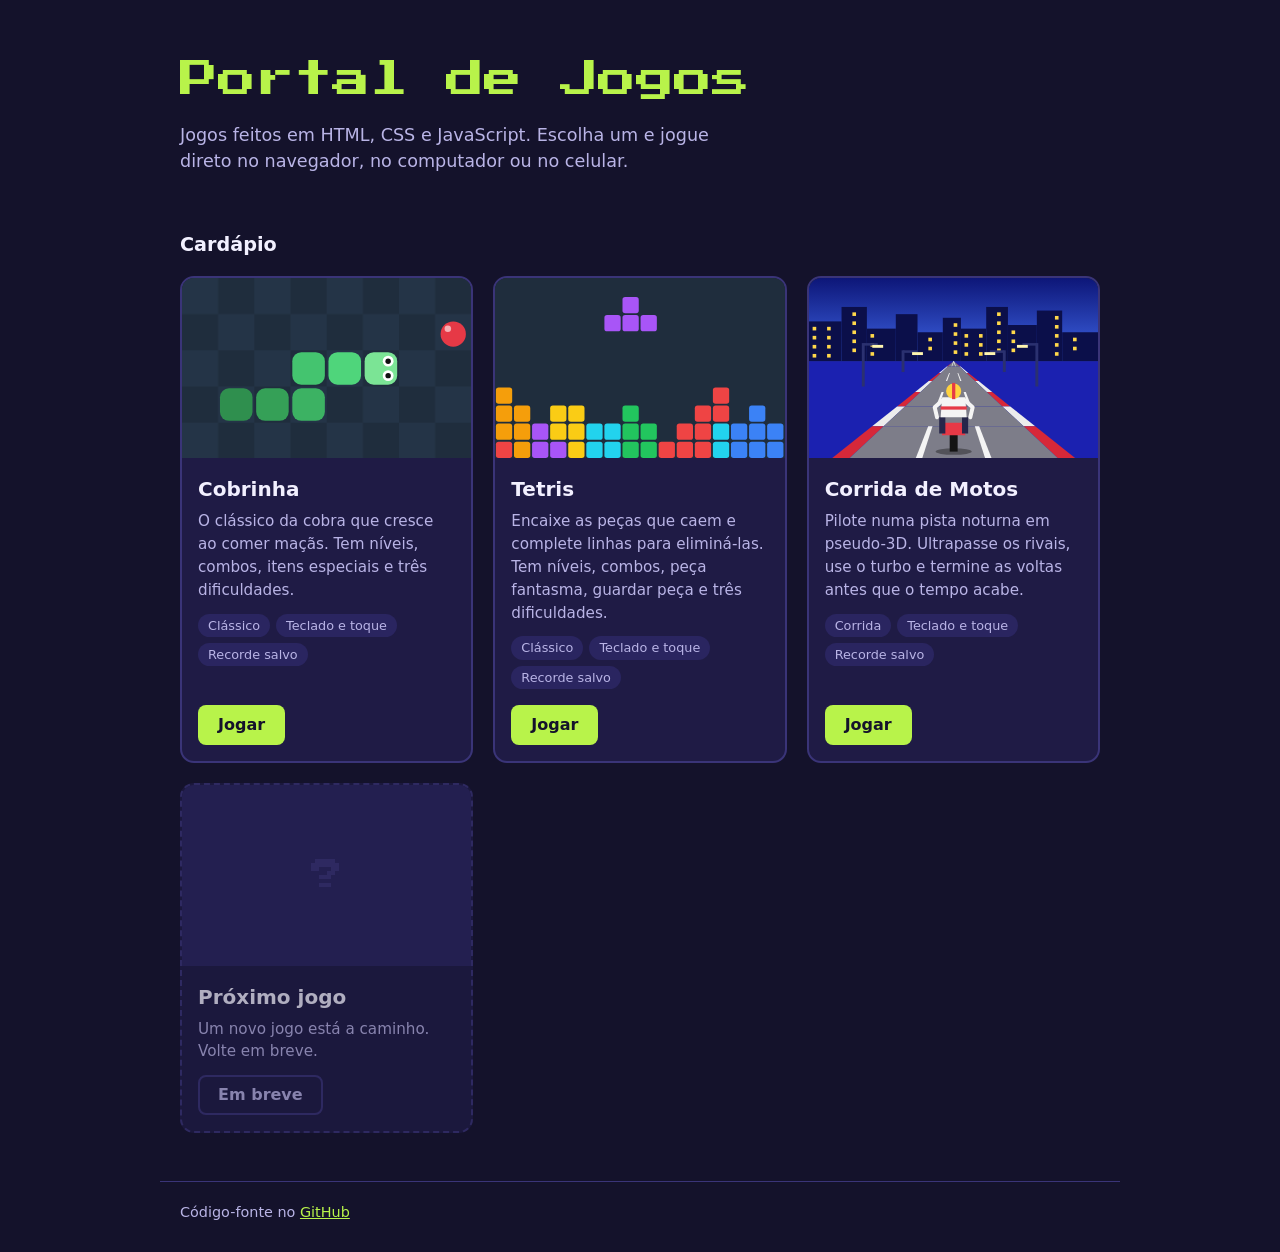
<file: index.html>
<!DOCTYPE html>
<html lang="pt-br">
    <head>
        <meta charset="UTF-8">
        <meta name="viewport" content="width=device-width, initial-scale=1.0">
        <meta name="description" content="Portal de jogos feitos em HTML, CSS e JavaScript. Escolha um jogo e jogue direto no navegador.">
        <title>Portal de Jogos</title>

        <!-- Fonte só do título. Se não carregar, o navegador usa "monospace". -->
        <link rel="preconnect" href="https://fonts.googleapis.com">
        <link rel="preconnect" href="https://fonts.gstatic.com" crossorigin>
        <link href="https://fonts.googleapis.com/css2?family=Press+Start+2P&display=swap" rel="stylesheet">

        <style>
            /* =========================================
               PORTAL DE JOGOS - estilos da página inicial
               ========================================= */

            :root {
                --fundo: #14122b;
                --superficie: #1f1b45;
                --superficie-clara: #2a2560;
                --borda: #3a3478;
                --texto: #f2f0ff;
                --texto-suave: #b9b4e6;
                --destaque: #b8f34a;      /* verde da cobrinha */
                --destaque-texto: #14122b;
            }

            * {
                box-sizing: border-box;
            }

            body {
                margin: 0;
                min-height: 100vh;
                display: flex;
                flex-direction: column;
                background-color: var(--fundo);
                color: var(--texto);
                font-family: system-ui, -apple-system, 'Segoe UI', Roboto, Arial, sans-serif;
                line-height: 1.5;
            }

            /* ---------- TOPO ---------- */
            .topo,
            main,
            .rodape {
                width: 100%;
                max-width: 960px;
                margin: 0 auto;
                padding-left: 20px;
                padding-right: 20px;
            }

            .topo {
                padding-top: 56px;
                padding-bottom: 24px;
            }

            .topo h1 {
                margin: 0 0 16px;
                font-family: 'Press Start 2P', monospace;
                font-size: clamp(1.4rem, 5vw, 2.4rem);
                line-height: 1.3;
                font-weight: normal;
                color: var(--destaque);
            }

            .topo p {
                margin: 0;
                max-width: 52ch;
                font-size: 1.1rem;
                color: var(--texto-suave);
            }

            /* ---------- CARDÁPIO ---------- */
            main {
                flex: 1;
                padding-bottom: 48px;
            }

            .titulo-secao {
                margin: 32px 0 16px;
                font-size: 1.2rem;
                color: var(--texto);
            }

            .cardapio {
                list-style: none;
                margin: 0;
                padding: 0;
                display: grid;
                grid-template-columns: repeat(auto-fill, minmax(260px, 1fr));
                gap: 20px;
            }

            .jogo {
                display: flex;
                flex-direction: column;
                height: 100%;
                overflow: hidden;
                background-color: var(--superficie);
                border: 2px solid var(--borda);
                border-radius: 14px;
                color: inherit;
                text-decoration: none;
                transition: transform 0.15s ease, border-color 0.15s ease;
            }

            a.jogo:hover {
                transform: translateY(-4px);
                border-color: var(--destaque);
            }

            a.jogo:focus-visible {
                outline: 3px solid var(--destaque);
                outline-offset: 3px;
            }

            .miniatura {
                display: block;
                width: 100%;
                aspect-ratio: 16 / 10;
                background-color: #1f2d3d;
            }

            .jogo-corpo {
                display: flex;
                flex-direction: column;
                flex: 1;
                padding: 16px;
            }

            .jogo-corpo h3 {
                margin: 0 0 6px;
                font-size: 1.25rem;
            }

            .jogo-corpo p {
                margin: 0 0 12px;
                color: var(--texto-suave);
                font-size: 0.95rem;
            }

            .etiquetas {
                list-style: none;
                margin: 0 0 16px;
                padding: 0;
                display: flex;
                flex-wrap: wrap;
                gap: 6px;
            }

            .etiquetas li {
                padding: 2px 10px;
                border-radius: 999px;
                background-color: var(--superficie-clara);
                font-size: 0.8rem;
                color: var(--texto-suave);
            }

            /* botão "Jogar" fica sempre no pé do card */
            .jogar {
                margin-top: auto;
                align-self: flex-start;
                padding: 8px 20px;
                border-radius: 8px;
                background-color: var(--destaque);
                color: var(--destaque-texto);
                font-weight: bold;
            }

            /* ---------- CARD "EM BREVE" ---------- */
            .jogo.em-breve {
                border-style: dashed;
                opacity: 0.7;
            }

            .miniatura.vazia {
                display: flex;
                align-items: center;
                justify-content: center;
                background-color: var(--superficie-clara);
                font-family: 'Press Start 2P', monospace;
                font-size: 2rem;
                color: var(--borda);
            }

            .em-breve .jogar {
                background-color: transparent;
                border: 2px solid var(--borda);
                color: var(--texto-suave);
                padding: 6px 18px;
            }

            /* ---------- RODAPÉ ---------- */
            .rodape {
                padding-top: 20px;
                padding-bottom: 28px;
                border-top: 1px solid var(--borda);
                font-size: 0.9rem;
                color: var(--texto-suave);
            }

            .rodape p {
                margin: 0;
            }

            .rodape a {
                color: var(--destaque);
            }

            /* ---------- ACESSIBILIDADE ---------- */
            @media (prefers-reduced-motion: reduce) {
                .jogo {
                    transition: none;
                }
                a.jogo:hover {
                    transform: none;
                }
            }

            @media (max-width: 600px) {
                .topo {
                    padding-top: 36px;
                }
            }
        </style>
    </head>
    <body>

        <header class="topo">
            <h1>Portal de Jogos</h1>
            <p>Jogos feitos em HTML, CSS e JavaScript. Escolha um e jogue direto no navegador, no computador ou no celular.</p>
        </header>

        <main>
            <h2 class="titulo-secao">Cardápio</h2>

            <ul class="cardapio">

                <!-- ===== JOGO: COBRINHA ===== -->
                <li>
                    <a class="jogo" href="jogos/cobrinha/">
                        <svg class="miniatura" viewBox="0 0 160 100" aria-hidden="true" focusable="false">
                            <defs>
                                <pattern id="xadrez" width="40" height="40" patternUnits="userSpaceOnUse">
                                    <rect width="40" height="40" fill="#1f2d3d"/>
                                    <rect width="20" height="20" fill="#243447"/>
                                    <rect x="20" y="20" width="20" height="20" fill="#243447"/>
                                </pattern>
                            </defs>
                            <rect width="160" height="100" fill="url(#xadrez)"/>

                            <!-- corpo da cobra -->
                            <rect x="21" y="61" width="18" height="18" rx="5" fill="#2f8f4e"/>
                            <rect x="41" y="61" width="18" height="18" rx="5" fill="#35a057"/>
                            <rect x="61" y="61" width="18" height="18" rx="5" fill="#3cb263"/>
                            <rect x="61" y="41" width="18" height="18" rx="5" fill="#44c46f"/>
                            <rect x="81" y="41" width="18" height="18" rx="5" fill="#4fd57b"/>
                            <!-- cabeça -->
                            <rect x="101" y="41" width="18" height="18" rx="5" fill="#7be495"/>
                            <circle cx="114" cy="46" r="3" fill="#fff"/><circle cx="114" cy="46" r="1.5" fill="#111"/>
                            <circle cx="114" cy="54" r="3" fill="#fff"/><circle cx="114" cy="54" r="1.5" fill="#111"/>

                            <!-- maçã -->
                            <circle cx="150" cy="31" r="7" fill="#e63946"/>
                            <circle cx="147" cy="28" r="1.8" fill="rgba(255,255,255,0.6)"/>
                        </svg>

                        <div class="jogo-corpo">
                            <h3>Cobrinha</h3>
                            <p>O clássico da cobra que cresce ao comer maçãs. Tem níveis, combos, itens especiais e três dificuldades.</p>
                            <ul class="etiquetas">
                                <li>Clássico</li>
                                <li>Teclado e toque</li>
                                <li>Recorde salvo</li>
                            </ul>
                            <span class="jogar">Jogar</span>
                        </div>
                    </a>
                </li>

                <!-- ===== JOGO: TETRIS ===== -->
                <li>
                    <a class="jogo" href="jogos/tetris/">
                        <svg class="miniatura" viewBox="0 0 160 100" aria-hidden="true" focusable="false">
                            <rect width="160" height="100" fill="#1f2d3d"/>
                            <rect x="70.5" y="10.5" width="9" height="9" rx="1.5" fill="#a855f7"/>
                            <rect x="60.5" y="20.5" width="9" height="9" rx="1.5" fill="#a855f7"/>
                            <rect x="70.5" y="20.5" width="9" height="9" rx="1.5" fill="#a855f7"/>
                            <rect x="80.5" y="20.5" width="9" height="9" rx="1.5" fill="#a855f7"/>
                            <rect x="0.5" y="60.5" width="9" height="9" rx="1.5" fill="#f59e0b"/>
                            <rect x="120.5" y="60.5" width="9" height="9" rx="1.5" fill="#ef4444"/>
                            <rect x="0.5" y="70.5" width="9" height="9" rx="1.5" fill="#f59e0b"/>
                            <rect x="10.5" y="70.5" width="9" height="9" rx="1.5" fill="#f59e0b"/>
                            <rect x="30.5" y="70.5" width="9" height="9" rx="1.5" fill="#facc15"/>
                            <rect x="40.5" y="70.5" width="9" height="9" rx="1.5" fill="#facc15"/>
                            <rect x="70.5" y="70.5" width="9" height="9" rx="1.5" fill="#22c55e"/>
                            <rect x="110.5" y="70.5" width="9" height="9" rx="1.5" fill="#ef4444"/>
                            <rect x="120.5" y="70.5" width="9" height="9" rx="1.5" fill="#ef4444"/>
                            <rect x="140.5" y="70.5" width="9" height="9" rx="1.5" fill="#3b82f6"/>
                            <rect x="0.5" y="80.5" width="9" height="9" rx="1.5" fill="#f59e0b"/>
                            <rect x="10.5" y="80.5" width="9" height="9" rx="1.5" fill="#f59e0b"/>
                            <rect x="20.5" y="80.5" width="9" height="9" rx="1.5" fill="#a855f7"/>
                            <rect x="30.5" y="80.5" width="9" height="9" rx="1.5" fill="#facc15"/>
                            <rect x="40.5" y="80.5" width="9" height="9" rx="1.5" fill="#facc15"/>
                            <rect x="50.5" y="80.5" width="9" height="9" rx="1.5" fill="#22d3ee"/>
                            <rect x="60.5" y="80.5" width="9" height="9" rx="1.5" fill="#22d3ee"/>
                            <rect x="70.5" y="80.5" width="9" height="9" rx="1.5" fill="#22c55e"/>
                            <rect x="80.5" y="80.5" width="9" height="9" rx="1.5" fill="#22c55e"/>
                            <rect x="100.5" y="80.5" width="9" height="9" rx="1.5" fill="#ef4444"/>
                            <rect x="110.5" y="80.5" width="9" height="9" rx="1.5" fill="#ef4444"/>
                            <rect x="120.5" y="80.5" width="9" height="9" rx="1.5" fill="#22d3ee"/>
                            <rect x="130.5" y="80.5" width="9" height="9" rx="1.5" fill="#3b82f6"/>
                            <rect x="140.5" y="80.5" width="9" height="9" rx="1.5" fill="#3b82f6"/>
                            <rect x="150.5" y="80.5" width="9" height="9" rx="1.5" fill="#3b82f6"/>
                            <rect x="0.5" y="90.5" width="9" height="9" rx="1.5" fill="#ef4444"/>
                            <rect x="10.5" y="90.5" width="9" height="9" rx="1.5" fill="#f59e0b"/>
                            <rect x="20.5" y="90.5" width="9" height="9" rx="1.5" fill="#a855f7"/>
                            <rect x="30.5" y="90.5" width="9" height="9" rx="1.5" fill="#a855f7"/>
                            <rect x="40.5" y="90.5" width="9" height="9" rx="1.5" fill="#facc15"/>
                            <rect x="50.5" y="90.5" width="9" height="9" rx="1.5" fill="#22d3ee"/>
                            <rect x="60.5" y="90.5" width="9" height="9" rx="1.5" fill="#22d3ee"/>
                            <rect x="70.5" y="90.5" width="9" height="9" rx="1.5" fill="#22c55e"/>
                            <rect x="80.5" y="90.5" width="9" height="9" rx="1.5" fill="#22c55e"/>
                            <rect x="90.5" y="90.5" width="9" height="9" rx="1.5" fill="#ef4444"/>
                            <rect x="100.5" y="90.5" width="9" height="9" rx="1.5" fill="#ef4444"/>
                            <rect x="110.5" y="90.5" width="9" height="9" rx="1.5" fill="#ef4444"/>
                            <rect x="120.5" y="90.5" width="9" height="9" rx="1.5" fill="#22d3ee"/>
                            <rect x="130.5" y="90.5" width="9" height="9" rx="1.5" fill="#3b82f6"/>
                            <rect x="140.5" y="90.5" width="9" height="9" rx="1.5" fill="#3b82f6"/>
                            <rect x="150.5" y="90.5" width="9" height="9" rx="1.5" fill="#3b82f6"/>
                        </svg>

                        <div class="jogo-corpo">
                            <h3>Tetris</h3>
                            <p>Encaixe as peças que caem e complete linhas para eliminá-las. Tem níveis, combos, peça fantasma, guardar peça e três dificuldades.</p>
                            <ul class="etiquetas">
                                <li>Clássico</li>
                                <li>Teclado e toque</li>
                                <li>Recorde salvo</li>
                            </ul>
                            <span class="jogar">Jogar</span>
                        </div>
                    </a>
                </li>

                <!-- ===== JOGO: CORRIDA DE MOTOS ===== -->
                <li>
                    <a class="jogo" href="jogos/motos/">
                        <svg class="miniatura" viewBox="0 0 160 100" aria-hidden="true" focusable="false">
                            <defs>
                                <linearGradient id="ceuMotos" x1="0" y1="0" x2="0" y2="1">
                                    <stop offset="0" stop-color="#0d1678"/>
                                    <stop offset="1" stop-color="#3f66e8"/>
                                </linearGradient>
                            </defs>
                            <rect width="160" height="46" fill="url(#ceuMotos)"/>
                                                        <rect x="0" y="24" width="18" height="22" fill="#0b0f4a"/>
                            <rect x="2" y="27" width="2" height="2" fill="#ffd84a"/>
                            <rect x="10" y="27" width="2" height="2" fill="#ffd84a"/>
                            <rect x="2" y="32" width="2" height="2" fill="#ffd84a"/>
                            <rect x="10" y="32" width="2" height="2" fill="#ffd84a"/>
                            <rect x="2" y="37" width="2" height="2" fill="#ffd84a"/>
                            <rect x="10" y="37" width="2" height="2" fill="#ffd84a"/>
                            <rect x="2" y="42" width="2" height="2" fill="#ffd84a"/>
                            <rect x="10" y="42" width="2" height="2" fill="#ffd84a"/>
                            <rect x="18" y="16" width="14" height="30" fill="#0b0f4a"/>
                            <rect x="24" y="19" width="2" height="2" fill="#ffd84a"/>
                            <rect x="24" y="24" width="2" height="2" fill="#ffd84a"/>
                            <rect x="24" y="29" width="2" height="2" fill="#ffd84a"/>
                            <rect x="24" y="34" width="2" height="2" fill="#ffd84a"/>
                            <rect x="24" y="39" width="2" height="2" fill="#ffd84a"/>
                            <rect x="32" y="28" width="16" height="18" fill="#0b0f4a"/>
                            <rect x="34" y="31" width="2" height="2" fill="#ffd84a"/>
                            <rect x="34" y="36" width="2" height="2" fill="#ffd84a"/>
                            <rect x="34" y="41" width="2" height="2" fill="#ffd84a"/>
                            <rect x="48" y="20" width="12" height="26" fill="#0b0f4a"/>
                            <rect x="60" y="30" width="14" height="16" fill="#0b0f4a"/>
                            <rect x="66" y="33" width="2" height="2" fill="#ffd84a"/>
                            <rect x="66" y="38" width="2" height="2" fill="#ffd84a"/>
                            <rect x="74" y="22" width="10" height="24" fill="#0b0f4a"/>
                            <rect x="80" y="25" width="2" height="2" fill="#ffd84a"/>
                            <rect x="80" y="30" width="2" height="2" fill="#ffd84a"/>
                            <rect x="80" y="35" width="2" height="2" fill="#ffd84a"/>
                            <rect x="80" y="40" width="2" height="2" fill="#ffd84a"/>
                            <rect x="84" y="28" width="14" height="18" fill="#0b0f4a"/>
                            <rect x="86" y="31" width="2" height="2" fill="#ffd84a"/>
                            <rect x="94" y="31" width="2" height="2" fill="#ffd84a"/>
                            <rect x="86" y="36" width="2" height="2" fill="#ffd84a"/>
                            <rect x="94" y="36" width="2" height="2" fill="#ffd84a"/>
                            <rect x="86" y="41" width="2" height="2" fill="#ffd84a"/>
                            <rect x="94" y="41" width="2" height="2" fill="#ffd84a"/>
                            <rect x="98" y="16" width="12" height="30" fill="#0b0f4a"/>
                            <rect x="104" y="19" width="2" height="2" fill="#ffd84a"/>
                            <rect x="104" y="24" width="2" height="2" fill="#ffd84a"/>
                            <rect x="104" y="29" width="2" height="2" fill="#ffd84a"/>
                            <rect x="104" y="34" width="2" height="2" fill="#ffd84a"/>
                            <rect x="104" y="39" width="2" height="2" fill="#ffd84a"/>
                            <rect x="110" y="26" width="16" height="20" fill="#0b0f4a"/>
                            <rect x="112" y="29" width="2" height="2" fill="#ffd84a"/>
                            <rect x="112" y="34" width="2" height="2" fill="#ffd84a"/>
                            <rect x="112" y="39" width="2" height="2" fill="#ffd84a"/>
                            <rect x="126" y="18" width="14" height="28" fill="#0b0f4a"/>
                            <rect x="136" y="21" width="2" height="2" fill="#ffd84a"/>
                            <rect x="136" y="26" width="2" height="2" fill="#ffd84a"/>
                            <rect x="136" y="31" width="2" height="2" fill="#ffd84a"/>
                            <rect x="136" y="36" width="2" height="2" fill="#ffd84a"/>
                            <rect x="136" y="41" width="2" height="2" fill="#ffd84a"/>
                            <rect x="140" y="30" width="20" height="16" fill="#0b0f4a"/>
                            <rect x="146" y="33" width="2" height="2" fill="#ffd84a"/>
                            <rect x="146" y="38" width="2" height="2" fill="#ffd84a"/>
                                                        <rect x="0" y="46" width="160" height="54" fill="#1b21b0"/>
                            <polygon points="80.0,46 80.0,46 76.8,49 76.2,49" fill="#d62839"/>
                            <polygon points="80.0,46 80.0,46 83.8,49 83.2,49" fill="#d62839"/>
                            <polygon points="80.0,46 80.0,46 83.2,49 76.8,49" fill="#7d7d89"/>
                            <polygon points="79.8,46 80.2,46 79.1,49 78.8,49" fill="#f4f4f4"/>
                            <polygon points="79.8,46 80.2,46 81.2,49 80.9,49" fill="#f4f4f4"/>
                            <polygon points="76.2,49 76.8,49 73.0,52.5 71.9,52.5" fill="#ececec"/>
                            <polygon points="83.2,49 83.8,49 88.1,52.5 87.0,52.5" fill="#ececec"/>
                            <polygon points="76.8,49 83.2,49 87.0,52.5 73.0,52.5" fill="#7d7d89"/>
                            <polygon points="71.9,52.5 73.0,52.5 68.2,57 66.2,57" fill="#d62839"/>
                            <polygon points="87.0,52.5 88.1,52.5 93.8,57 91.8,57" fill="#d62839"/>
                            <polygon points="73.0,52.5 87.0,52.5 91.8,57 68.2,57" fill="#7d7d89"/>
                            <polygon points="77.5,52.5 77.9,52.5 76.4,57 75.7,57" fill="#f4f4f4"/>
                            <polygon points="82.1,52.5 82.5,52.5 84.3,57 83.6,57" fill="#f4f4f4"/>
                            <polygon points="66.2,57 68.2,57 61.7,63 58.7,63" fill="#ececec"/>
                            <polygon points="91.8,57 93.8,57 101.3,63 98.3,63" fill="#ececec"/>
                            <polygon points="68.2,57 91.8,57 98.3,63 61.7,63" fill="#7d7d89"/>
                            <polygon points="58.7,63 61.7,63 53.1,71 48.7,71" fill="#d62839"/>
                            <polygon points="98.3,63 101.3,63 111.3,71 106.9,71" fill="#d62839"/>
                            <polygon points="61.7,63 98.3,63 106.9,71 53.1,71" fill="#7d7d89"/>
                            <polygon points="73.3,63 74.5,63 71.9,71 70.2,71" fill="#f4f4f4"/>
                            <polygon points="85.5,63 86.7,63 89.8,71 88.1,71" fill="#f4f4f4"/>
                            <polygon points="48.7,71 53.1,71 41.3,82 34.9,82" fill="#ececec"/>
                            <polygon points="106.9,71 111.3,71 125.1,82 118.7,82" fill="#ececec"/>
                            <polygon points="53.1,71 106.9,71 118.7,82 41.3,82" fill="#7d7d89"/>
                            <polygon points="34.9,82 41.3,82 22.0,100 12.3,100" fill="#d62839"/>
                            <polygon points="118.7,82 125.1,82 147.7,100 138.0,100" fill="#d62839"/>
                            <polygon points="41.3,82 118.7,82 138.0,100 22.0,100" fill="#7d7d89"/>
                            <polygon points="65.9,82 68.3,82 62.5,100 58.9,100" fill="#f4f4f4"/>
                            <polygon points="91.7,82 94.1,82 101.1,100 97.5,100" fill="#f4f4f4"/>
                            <rect x="29.2" y="36" width="1.6" height="24" fill="#2b3170"/>
                            <rect x="30" y="36" width="8" height="1.4" fill="#2b3170"/>
                            <rect x="35" y="37" width="6" height="1.6" fill="#fff6b0"/>
                            <rect x="125.2" y="36" width="1.6" height="24" fill="#2b3170"/>
                            <rect x="118" y="36" width="8" height="1.4" fill="#2b3170"/>
                            <rect x="115" y="37" width="6" height="1.6" fill="#fff6b0"/>
                            <rect x="51.2" y="40" width="1.6" height="12" fill="#2b3170"/>
                            <rect x="52" y="40" width="8" height="1.4" fill="#2b3170"/>
                            <rect x="57" y="41" width="6" height="1.6" fill="#fff6b0"/>
                            <rect x="107.2" y="40" width="1.6" height="12" fill="#2b3170"/>
                            <rect x="100" y="40" width="8" height="1.4" fill="#2b3170"/>
                            <rect x="97" y="41" width="6" height="1.6" fill="#fff6b0"/>
                            
<ellipse cx="80" cy="96" rx="10" ry="1.8" fill="rgba(0,0,0,0.35)"/>
<rect x="77.8" y="85" width="4.4" height="11" fill="#141414"/>
<polygon points="73.5,87 86.5,87 85,80 75,80" fill="#e63946"/>
<rect x="72" y="77" width="3.4" height="9" fill="#26264a"/>
<rect x="84.6" y="77" width="3.4" height="9" fill="#26264a"/>
<polygon points="72.8,77 87.2,77 86.4,66 73.6,66" fill="#f4f4f4"/>
<rect x="72.8" y="71" width="14.4" height="1.8" fill="#e63946"/>
<polyline points="74,67.5 69.5,71.5 70.8,77" fill="none" stroke="#f4f4f4" stroke-width="2.2" stroke-linecap="round" stroke-linejoin="round"/>
<polyline points="86,67.5 90.5,71.5 89.2,77" fill="none" stroke="#f4f4f4" stroke-width="2.2" stroke-linecap="round" stroke-linejoin="round"/>
<circle cx="80" cy="62.5" r="4.2" fill="#ffd23f"/>
<rect x="79.1" y="58" width="1.8" height="9" fill="#e63946"/>

                        </svg>

                        <div class="jogo-corpo">
                            <h3>Corrida de Motos</h3>
                            <p>Pilote numa pista noturna em pseudo-3D. Ultrapasse os rivais, use o turbo e termine as voltas antes que o tempo acabe.</p>
                            <ul class="etiquetas">
                                <li>Corrida</li>
                                <li>Teclado e toque</li>
                                <li>Recorde salvo</li>
                            </ul>
                            <span class="jogar">Jogar</span>
                        </div>
                    </a>
                </li>
                

                <!-- ===== PRÓXIMO JOGO (reservado) =====
                     Para publicar um novo jogo:
                     1. crie a pasta jogos/nome-do-jogo/ com o index.html dele;
                     2. copie o bloco <li> do jogo acima e troque título, texto e o href;
                     3. apague este bloco de "Em breve" quando não precisar mais dele. -->
                <li>
                    <div class="jogo em-breve" aria-disabled="true">
                        <div class="miniatura vazia" aria-hidden="true">?</div>
                        <div class="jogo-corpo">
                            <h3>Próximo jogo</h3>
                            <p>Um novo jogo está a caminho. Volte em breve.</p>
                            <span class="jogar">Em breve</span>
                        </div>
                    </div>
                </li>

            </ul>
        </main>

        <footer class="rodape">
            <p>
                Código-fonte no
                <a href="https://github.com/SEU-USUARIO/SEU-REPOSITORIO">GitHub</a>
            </p>
        </footer>

    </body>
</html>
</file>
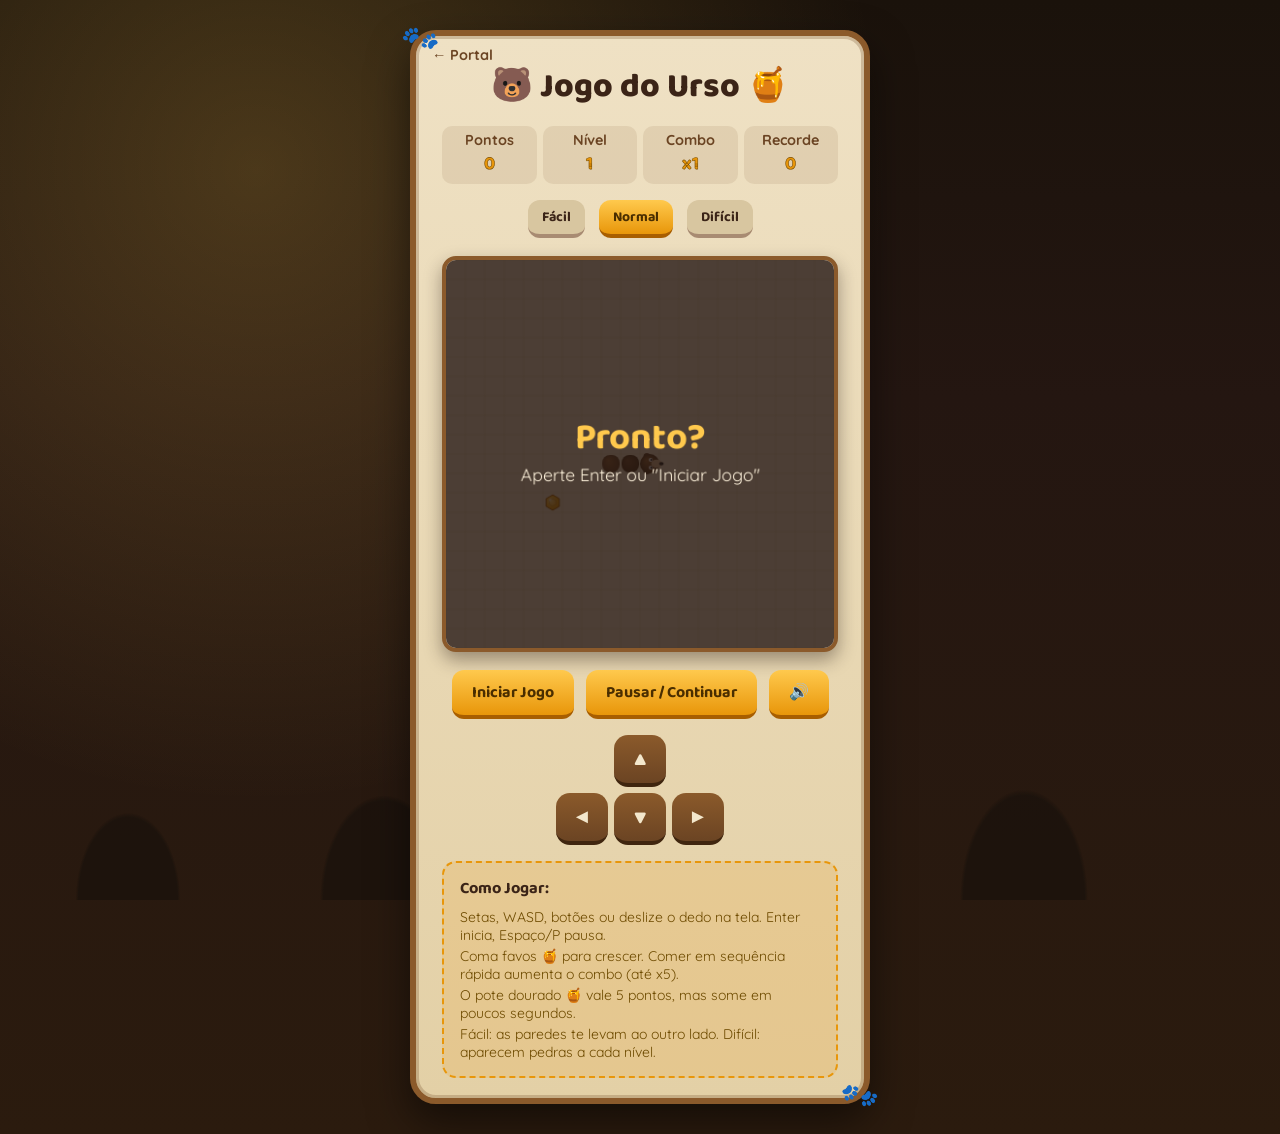
<file: jogos/index.html>
<!DOCTYPE html>
<html lang="pt-br">
<head>
<meta charset="UTF-8">
<meta name="viewport" content="width=device-width, initial-scale=1.0">
<title>Jogo do Urso</title>
<link rel="preconnect" href="https://fonts.googleapis.com">
<link href="https://fonts.googleapis.com/css2?family=Baloo+2:wght@500;700;800&family=Quicksand:wght@500;600;700&display=swap" rel="stylesheet">
<link rel="stylesheet" href="style.css">
</head>
<body>
<div class="container">
  <a class="voltar" href="../../index.html">&larr; Portal</a>
  <h1>&#128059; Jogo do Urso &#127855;</h1>

  <div class="info">
    <div>Pontos<small></small><span id="pontos">0</span></div>
    <div>Nível<small></small><span id="nivel">1</span></div>
    <div>Combo<small></small><span id="combo">x1</span></div>
    <div>Recorde<small></small><span id="recorde">0</span></div>
  </div>

  <div class="dificuldade" id="dificuldade">
    <button data-d="facil" onclick="mudarDificuldade('facil')">Fácil</button>
    <button data-d="normal" onclick="mudarDificuldade('normal')">Normal</button>
    <button data-d="dificil" onclick="mudarDificuldade('dificil')">Difícil</button>
  </div>

  <canvas id="canvas" width="400" height="400" aria-label="Área do jogo"></canvas>

  <div>
    <button onclick="iniciarJogo()">Iniciar Jogo</button>
    <button onclick="pausarJogo()">Pausar / Continuar</button>
    <button id="btnSom" onclick="alternarSom()">🔊</button>
  </div>

  <div class="teclas">
    <div class="tecla vazio"></div>
    <button class="tecla" onclick="mudarDirecao('cima')" aria-label="Cima">&#9650;</button>
    <div class="tecla vazio"></div>
    <button class="tecla" onclick="mudarDirecao('esquerda')" aria-label="Esquerda">&#9668;</button>
    <button class="tecla" onclick="mudarDirecao('baixo')" aria-label="Baixo">&#9660;</button>
    <button class="tecla" onclick="mudarDirecao('direita')" aria-label="Direita">&#9658;</button>
  </div>

  <div class="instrucoes">
    <h3>Como Jogar:</h3>
    <p>Setas, WASD, botões ou deslize o dedo na tela. Enter inicia, Espaço/P pausa.</p>
    <p>Coma favos &#127855; para crescer. Comer em sequência rápida aumenta o combo (até x5).</p>
    <p>O pote dourado &#127855; vale 5 pontos, mas some em poucos segundos.</p>
    <p>Fácil: as paredes te levam ao outro lado. Difícil: aparecem pedras a cada nível.</p>
  </div>
</div>

<script src="script.js"></script>
</body>
</html>
</file>
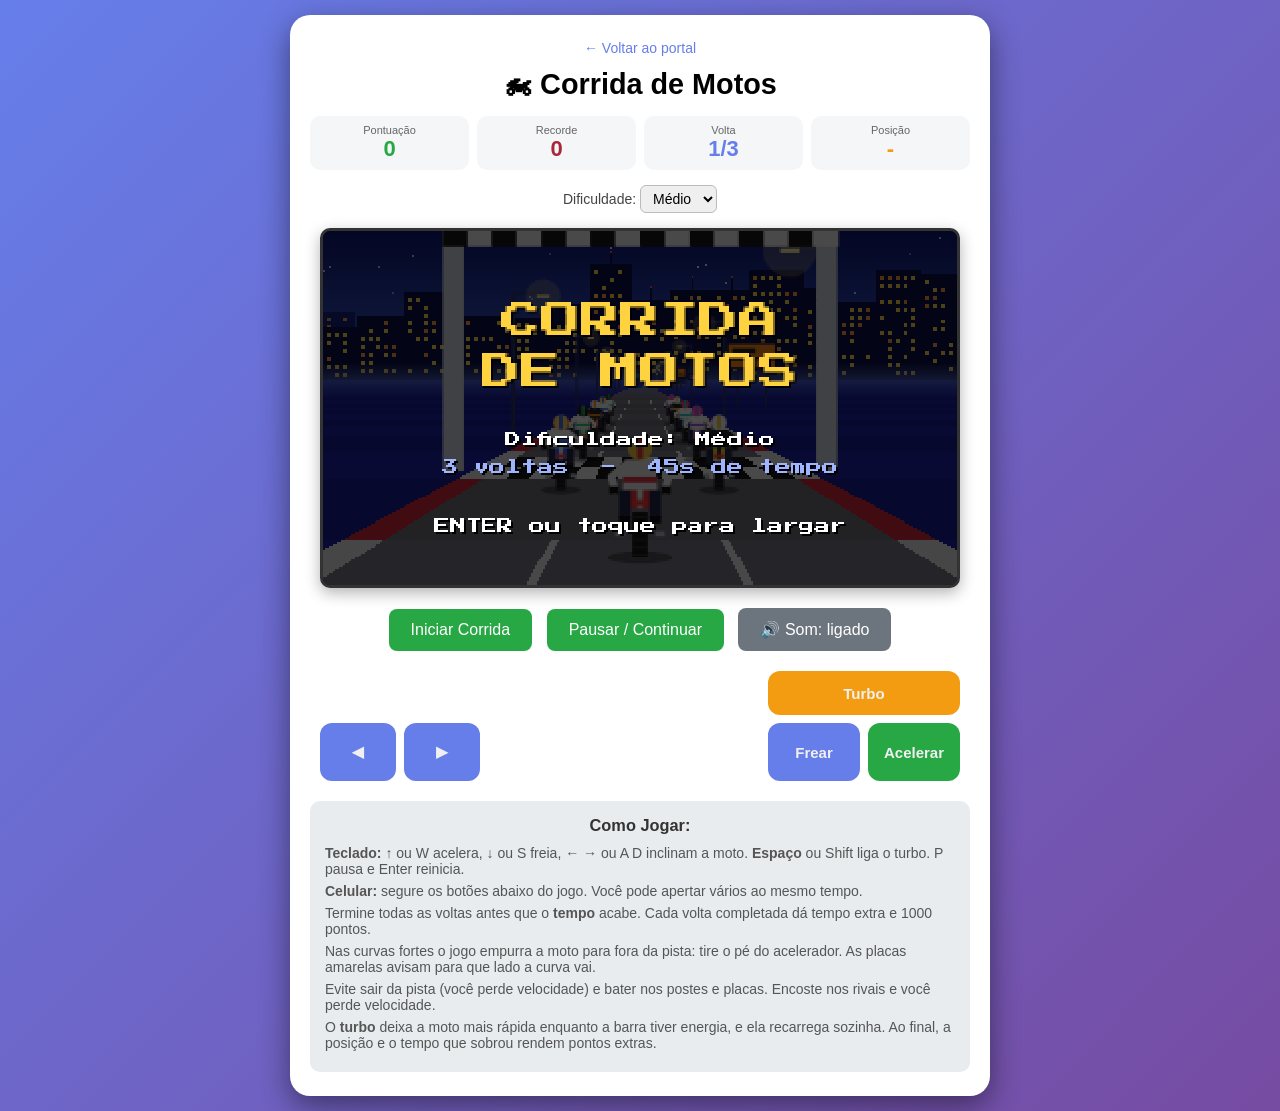
<file: jogos/motos/index.html>
<!DOCTYPE html>

<html lang="pt-br">
    <head>
        <meta charset="UTF-8">
        <meta name="viewport" content="width=device-width, initial-scale=1.0">
        <title>Corrida de Motos</title>

        <!-- Fonte retrô usada no texto dentro do jogo. Sem internet, o navegador usa "monospace". -->
        <link rel="preconnect" href="https://fonts.googleapis.com">
        <link rel="preconnect" href="https://fonts.gstatic.com" crossorigin>
        <link href="https://fonts.googleapis.com/css2?family=Press+Start+2P&display=swap" rel="stylesheet">

        <link rel="stylesheet" href="style.css">
    </head>
    <body>

        <div class="container">
            <a class="voltar" href="../../">&larr; Voltar ao portal</a>
            <h1>&#127949; Corrida de Motos</h1>

            <div class="info">
                <div class="card pontuacao">
                    <span class="rotulo">Pontuação</span>
                    <span class="valor" id="pontos">0</span>
                </div>
                <div class="card recorde">
                    <span class="rotulo">Recorde</span>
                    <span class="valor" id="recorde">0</span>
                </div>
                <div class="card volta">
                    <span class="rotulo">Volta</span>
                    <span class="valor" id="volta">1/3</span>
                </div>
                <div class="card posicao">
                    <span class="rotulo">Posição</span>
                    <span class="valor" id="posicao">-</span>
                </div>
            </div>

            <div class="config">
                <label>
                    Dificuldade:
                    <select id="dificuldade">
                        <option value="facil">Fácil</option>
                        <option value="medio" selected>Médio</option>
                        <option value="dificil">Difícil</option>
                    </select>
                </label>
            </div>

            <canvas id="canvas" width="320" height="180"></canvas>

            <div class="controles">
                <button id="btnIniciar">Iniciar Corrida</button>
                <button id="btnPausar">Pausar / Continuar</button>
                <button id="btnSom" class="secundario">&#128266; Som: ligado</button>
            </div>

            <div class="toque">
                <div class="grupo">
                    <button class="tecla" data-tecla="esquerda" aria-label="Esquerda">&#9664;</button>
                    <button class="tecla" data-tecla="direita"  aria-label="Direita">&#9654;</button>
                </div>
                <div class="grupo">
                    <button class="tecla turbo" data-tecla="turbo">Turbo</button>
                    <button class="tecla" data-tecla="frear">Frear</button>
                    <button class="tecla acelerar" data-tecla="acelerar">Acelerar</button>
                </div>
            </div>

            <div class="instrucoes">
                <h3>Como Jogar:</h3>
                <p><strong>Teclado:</strong> &uarr; ou W acelera, &darr; ou S freia, &larr; &rarr; ou A D inclinam a moto. <strong>Espaço</strong> ou Shift liga o turbo. P pausa e Enter reinicia.</p>
                <p><strong>Celular:</strong> segure os botões abaixo do jogo. Você pode apertar vários ao mesmo tempo.</p>
                <p>Termine todas as voltas antes que o <strong>tempo</strong> acabe. Cada volta completada dá tempo extra e 1000 pontos.</p>
                <p>Nas curvas fortes o jogo empurra a moto para fora da pista: tire o pé do acelerador. As placas amarelas avisam para que lado a curva vai.</p>
                <p>Evite sair da pista (você perde velocidade) e bater nos postes e placas. Encoste nos rivais e você perde velocidade.</p>
                <p>O <strong>turbo</strong> deixa a moto mais rápida enquanto a barra tiver energia, e ela recarrega sozinha. Ao final, a posição e o tempo que sobrou rendem pontos extras.</p>
            </div>
        </div>

        <script src="script.js"></script>

    </body>
</html>
</file>
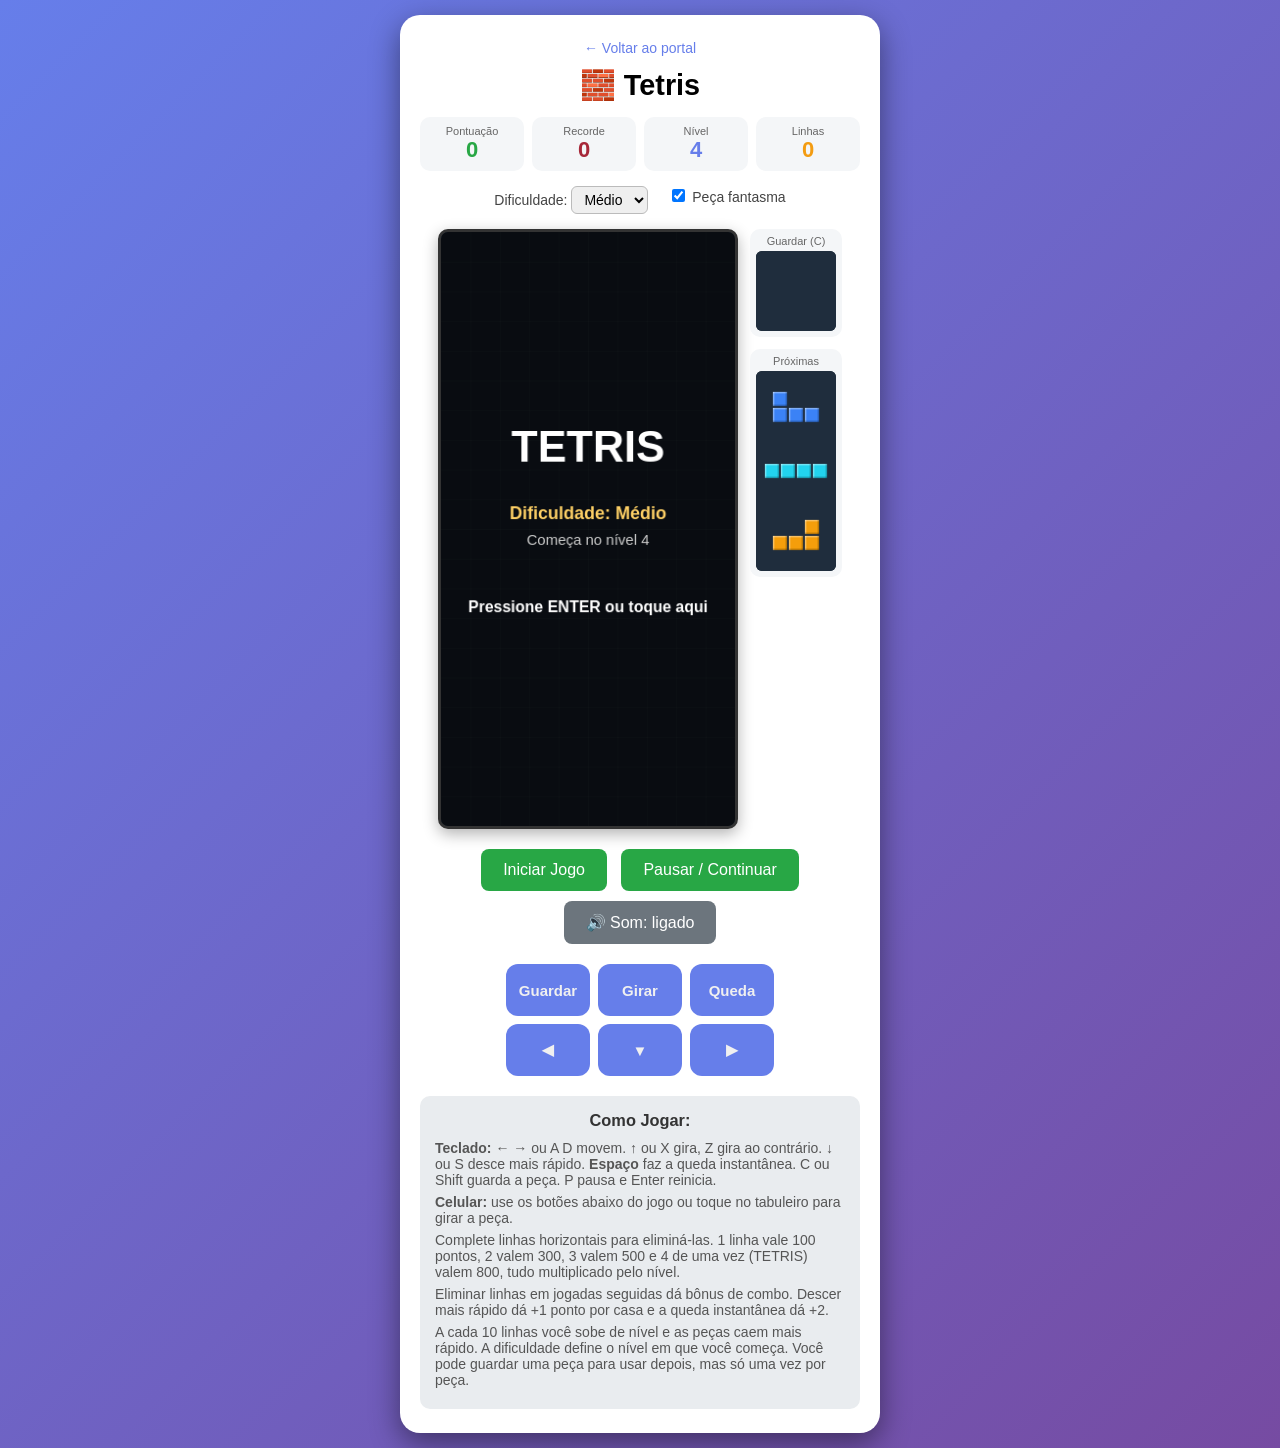
<file: jogos/tetris/index.html>
<!DOCTYPE html>

<html lang="pt-br">
    <head>
        <meta charset="UTF-8">
        <meta name="viewport" content="width=device-width, initial-scale=1.0">
        <title>Tetris</title>

        <link rel="stylesheet" href="style.css">
    </head>
    <body>

        <div class="container">
            <a class="voltar" href="../../">&larr; Voltar ao portal</a>
            <h1>&#129521; Tetris</h1>

            <div class="info">
                <div class="card pontuacao">
                    <span class="rotulo">Pontuação</span>
                    <span class="valor" id="pontos">0</span>
                </div>
                <div class="card recorde">
                    <span class="rotulo">Recorde</span>
                    <span class="valor" id="recorde">0</span>
                </div>
                <div class="card nivel">
                    <span class="rotulo">Nível</span>
                    <span class="valor" id="nivel">1</span>
                </div>
                <div class="card linhas">
                    <span class="rotulo">Linhas</span>
                    <span class="valor" id="linhas">0</span>
                </div>
            </div>

            <div class="config">
                <label>
                    Dificuldade:
                    <select id="dificuldade">
                        <option value="facil">Fácil</option>
                        <option value="medio" selected>Médio</option>
                        <option value="dificil">Difícil</option>
                    </select>
                </label>
                <label>
                    <input type="checkbox" id="fantasma" checked>
                    Peça fantasma
                </label>
            </div>

            <div class="area">
                <canvas id="canvas"></canvas>

                <aside class="lateral">
                    <div class="painel">
                        <span class="rotulo">Guardar (C)</span>
                        <canvas id="canvasGuardada"></canvas>
                    </div>
                    <div class="painel">
                        <span class="rotulo">Próximas</span>
                        <canvas id="canvasProximas"></canvas>
                    </div>
                </aside>
            </div>

            <div class="controles">
                <button id="btnIniciar">Iniciar Jogo</button>
                <button id="btnPausar">Pausar / Continuar</button>
                <button id="btnSom" class="secundario">&#128266; Som: ligado</button>
            </div>

            <div class="teclas">
                <button class="tecla" data-acao="guardar">Guardar</button>
                <button class="tecla" data-acao="girar">Girar</button>
                <button class="tecla" data-acao="queda">Queda</button>
                <button class="tecla" data-acao="esquerda" aria-label="Esquerda">&#9664;</button>
                <button class="tecla" data-acao="baixo"    aria-label="Baixo">&#9660;</button>
                <button class="tecla" data-acao="direita"  aria-label="Direita">&#9654;</button>
            </div>

            <div class="instrucoes">
                <h3>Como Jogar:</h3>
                <p><strong>Teclado:</strong> &larr; &rarr; ou A D movem. &uarr; ou X gira, Z gira ao contrário. &darr; ou S desce mais rápido. <strong>Espaço</strong> faz a queda instantânea. C ou Shift guarda a peça. P pausa e Enter reinicia.</p>
                <p><strong>Celular:</strong> use os botões abaixo do jogo ou toque no tabuleiro para girar a peça.</p>
                <p>Complete linhas horizontais para eliminá-las. 1 linha vale 100 pontos, 2 valem 300, 3 valem 500 e 4 de uma vez (TETRIS) valem 800, tudo multiplicado pelo nível.</p>
                <p>Eliminar linhas em jogadas seguidas dá bônus de combo. Descer mais rápido dá +1 ponto por casa e a queda instantânea dá +2.</p>
                <p>A cada 10 linhas você sobe de nível e as peças caem mais rápido. A dificuldade define o nível em que você começa. Você pode guardar uma peça para usar depois, mas só uma vez por peça.</p>
            </div>
        </div>

        <script src="script.js"></script>

    </body>
</html>
</file>
<file: jogos/style.css>
:root{
  --caverna:#3B2417; --tronco:#6B4423; --tronco-claro:#8B5A2B; --floresta:#3B5D3A;
  --mel:#E8960A; --mel-claro:#FFC94D; --texto-claro:#FBEFD9;
}
*{box-sizing:border-box}
body{
  margin:0; min-height:100vh; display:flex; align-items:center; justify-content:center;
  padding:30px 16px; font-family:'Quicksand',sans-serif; overflow-x:hidden;
  background:radial-gradient(circle at 20% 15%, rgba(255,201,77,.2), transparent 45%),
             linear-gradient(180deg,#1A120B 0%,#241611 35%,#2B1B0E 100%);
}
body::before{
  content:""; position:fixed; bottom:0; width:100%; height:200px; pointer-events:none; opacity:.55;
  background-repeat:repeat-x; background-position:bottom;
  background-image:
    radial-gradient(ellipse 90px 150px at 10% 100%, #14100C 55%, transparent 58%),
    radial-gradient(ellipse 110px 180px at 30% 100%, #14100C 55%, transparent 58%),
    radial-gradient(ellipse 90px 140px at 55% 100%, #14100C 55%, transparent 58%),
    radial-gradient(ellipse 110px 190px at 80% 100%, #14100C 55%, transparent 58%);
}
h1{font-family:'Baloo 2',sans-serif; font-weight:800; color:var(--caverna); font-size:2.1em; margin:0 0 12px}
.container{
  position:relative; z-index:1; text-align:center; max-width:460px; width:100%;
  background:linear-gradient(180deg,#EFE1C4 0%,#E3D0A6 100%);
  padding:24px 26px 20px; border-radius:26px; border:6px solid var(--tronco-claro);
  box-shadow:0 18px 40px rgba(0,0,0,.5), inset 0 0 0 3px rgba(107,68,35,.25);
}
.container::before{content:"🐾"; position:absolute; font-size:28px; top:-16px; left:-14px; transform:rotate(-25deg)}
.container::after{content:"🐾"; position:absolute; font-size:28px; bottom:-16px; right:-14px; transform:rotate(155deg)}

.info{display:grid; grid-template-columns:repeat(4,1fr); gap:6px; font-weight:700; font-size:.9em; color:var(--tronco)}
.info div{background:rgba(107,68,35,.1); border-radius:10px; padding:5px 2px}
.info small{display:block; font-weight:600; opacity:.8}
.info span{font-family:'Baloo 2',sans-serif; font-size:1.3em; color:var(--mel); -webkit-text-stroke:.6px #7a4d00}

.dificuldade{display:flex; justify-content:center; gap:6px; margin:12px 0 0}
.dificuldade button{padding:6px 14px; font-size:14px; background:#D8C6A0; border-bottom-color:#A88B72; color:var(--caverna)}
.dificuldade button.ativo{background:linear-gradient(180deg,var(--mel-claro),var(--mel)); border-bottom-color:#A85E00; color:#4A2E00}

#canvas{
  border:4px solid var(--tronco-claro); border-radius:14px; background:#EFE3C8;
  display:block; max-width:100%; height:auto; margin:14px auto; touch-action:none;
  box-shadow:inset 0 0 0 2px rgba(255,255,255,.5), 0 8px 18px rgba(36,22,17,.4);
}
button{
  font-family:'Baloo 2',sans-serif; font-size:16px; font-weight:700; cursor:pointer;
  background:linear-gradient(180deg,var(--mel-claro),var(--mel)); color:#4A2E00;
  padding:10px 20px; border:none; border-bottom:4px solid #A85E00; border-radius:12px; margin:4px;
  transition:transform .15s ease, filter .15s ease;
}
button:hover{filter:brightness(1.08); transform:translateY(-1px)}
button:active{transform:translateY(2px); border-bottom-width:2px}
button:focus-visible,.tecla:focus-visible{outline:3px solid var(--floresta); outline-offset:2px}

.teclas{display:grid; grid-template-columns:repeat(3,52px); gap:6px; justify-content:center; margin:12px auto 4px}
.tecla{
  width:52px; height:52px; display:flex; align-items:center; justify-content:center;
  background:linear-gradient(180deg,var(--tronco-claro),var(--tronco)); color:#F3E7CC;
  border:none; border-bottom:4px solid #40260f; border-radius:14px; font-size:20px; cursor:pointer; padding:0; margin:0;
  user-select:none; -webkit-user-select:none;
}
.tecla:active{background:#40260f; transform:translateY(2px); border-bottom-width:2px}
.tecla.vazio{background:transparent; border:none; cursor:default; visibility:hidden}

.instrucoes{
  margin-top:16px; padding:12px 16px; background:rgba(232,150,10,.15); border:2px dashed var(--mel);
  border-radius:14px; font-size:14px; color:#6E4B00; text-align:left;
}
.instrucoes h3{margin:0 0 6px; color:var(--caverna); font-family:'Baloo 2',sans-serif}
.instrucoes p{margin:3px 0}
@media (max-width:600px){
  h1{font-size:1.6em} .container{padding:20px 14px 16px} .info{font-size:.8em}
}

.voltar{
  position:absolute; top:10px; left:16px; font-weight:700; font-size:.9em;
  color:var(--tronco); text-decoration:none;
}
.voltar:hover,.voltar:focus-visible{text-decoration:underline}
</file>
<file: jogos/motos/style.css>
* {
    box-sizing: border-box;
}

body {
    margin: 0;
    padding: 15px;
    min-height: 100vh;
    font-family: 'Segoe UI', Arial, sans-serif;
    background: linear-gradient(135deg, #667eea, #764ba2);
    display: flex;
    justify-content: center;
    align-items: flex-start;
}

.container {
    width: 100%;
    max-width: 700px;
    text-align: center;
    background-color: rgb(255, 255, 255);
    padding: 24px 20px;
    border-radius: 20px;
    box-shadow: 0px 10px 30px rgba(0, 0, 0, 0.45);
}

h1 {
    margin: 0 0 15px;
    font-size: 1.8em;
}

/* ---------- LINK DE VOLTA AO PORTAL ---------- */
.voltar {
    display: inline-block;
    margin-bottom: 12px;
    font-size: 14px;
    color: #667eea;
    text-decoration: none;
}

.voltar:hover {
    text-decoration: underline;
}

/* ---------- PAINEL DE INFORMAÇÕES ---------- */
.info {
    display: grid;
    grid-template-columns: repeat(4, 1fr);
    gap: 8px;
}

.card {
    background-color: #f4f6f8;
    border-radius: 10px;
    padding: 8px 4px;
    display: flex;
    flex-direction: column;
}

.card .rotulo {
    font-size: 11px;
    color: #666;
}

.card .valor {
    font-size: 22px;
    font-weight: bold;
}

.pontuacao .valor { color: #28a745; }
.recorde   .valor { color: #a72839; }
.volta     .valor { color: #667eea; }
.posicao   .valor { color: #f39c12; }

/* ---------- CONFIGURAÇÕES ---------- */
.config {
    display: flex;
    flex-wrap: wrap;
    justify-content: center;
    gap: 10px 20px;
    margin-top: 15px;
    font-size: 14px;
    color: #444;
}

.config select {
    padding: 4px 8px;
    border-radius: 6px;
    border: 1px solid #bbb;
    font-size: 14px;
}

/* ---------- CANVAS ---------- */
/* O jogo é desenhado em baixa resolução (320x180) e ampliado sem suavização,
   para ficar com visual de pixels, como nos jogos antigos. */
#canvas {
    display: block;
    width: 100%;
    max-width: 640px;
    height: auto;
    aspect-ratio: 16 / 9;
    margin: 15px auto;
    border: 3px solid #333;
    border-radius: 10px;
    background-color: #0b1240;
    box-shadow: 0px 5px 15px rgba(0, 0, 0, 0.3);
    image-rendering: pixelated;
    image-rendering: crisp-edges;
    touch-action: none;
}

/* ---------- BOTÕES ---------- */
.controles {
    margin-top: 10px;
}

button {
    font-size: 16px;
    cursor: pointer;
    background-color: #28A745;
    padding: 12px 22px;
    color: white;
    border: none;
    border-radius: 8px;
    margin: 5px;
    transition: all 0.2s ease;
}

button:hover {
    filter: brightness(1.1);
}

button:focus-visible {
    outline: 3px solid #667eea;
    outline-offset: 2px;
}

button.secundario {
    background-color: #6c757d;
}

/* ---------- BOTÕES NA TELA (celular) ---------- */
.toque {
    display: flex;
    justify-content: space-between;
    align-items: flex-end;
    gap: 16px;
    max-width: 640px;
    margin: 15px auto;
}

.toque .grupo {
    display: grid;
    gap: 8px;
}

.toque .grupo:first-child {
    grid-template-columns: repeat(2, 76px);
}

.toque .grupo:last-child {
    grid-template-columns: repeat(2, 92px);
}

.tecla {
    height: 58px;
    padding: 0;
    margin: 0;
    background-color: #667eea;
    color: #F0F0F0;
    border-radius: 12px;
    font-size: 15px;
    font-weight: bold;
    touch-action: none;
    user-select: none;
    -webkit-user-select: none;
    -webkit-touch-callout: none;
}

.tecla.turbo {
    grid-column: 1 / -1;
    height: 44px;
    background-color: #f39c12;
}

.tecla.acelerar {
    background-color: #28A745;
}

.tecla:active,
.tecla.ativa {
    background-color: #a72839;
    transform: scale(0.97);
}

/* ---------- INSTRUÇÕES ---------- */
.instrucoes {
    margin-top: 20px;
    padding: 15px;
    background-color: #e9ecef;
    border-radius: 10px;
    font-size: 14px;
    color: #555;
    text-align: left;
}

.instrucoes h3 {
    margin: 0 0 10px;
    color: #333;
    text-align: center;
}

.instrucoes p {
    margin: 6px 0;
}

/* MEDIA QUERY - adaptação para celular */
@media (max-width: 600px) {
    h1 {
        font-size: 1.5em;
    }
    .card .valor {
        font-size: 18px;
    }
    button {
        padding: 10px 16px;
        font-size: 15px;
    }
}
</file>
<file: jogos/tetris/style.css>
* {
    box-sizing: border-box;
}

body {
    margin: 0;
    padding: 15px;
    min-height: 100vh;
    font-family: 'Segoe UI', Arial, sans-serif;
    background: linear-gradient(135deg, #667eea, #764ba2);
    display: flex;
    justify-content: center;
    align-items: flex-start;
}

.container {
    width: 100%;
    max-width: 480px;
    text-align: center;
    background-color: rgb(255, 255, 255);
    padding: 24px 20px;
    border-radius: 20px;
    box-shadow: 0px 10px 30px rgba(0, 0, 0, 0.45);
}

h1 {
    margin: 0 0 15px;
    font-size: 1.8em;
}

/* ---------- LINK DE VOLTA AO PORTAL ---------- */
.voltar {
    display: inline-block;
    margin-bottom: 12px;
    font-size: 14px;
    color: #667eea;
    text-decoration: none;
}

.voltar:hover {
    text-decoration: underline;
}

/* ---------- PAINEL DE INFORMAÇÕES ---------- */
.info {
    display: grid;
    grid-template-columns: repeat(4, 1fr);
    gap: 8px;
}

.card {
    background-color: #f4f6f8;
    border-radius: 10px;
    padding: 8px 4px;
    display: flex;
    flex-direction: column;
}

.card .rotulo {
    font-size: 11px;
    color: #666;
}

.card .valor {
    font-size: 22px;
    font-weight: bold;
}

.pontuacao .valor { color: #28a745; }
.recorde   .valor { color: #a72839; }
.nivel     .valor { color: #667eea; }
.linhas    .valor { color: #f39c12; }

/* ---------- CONFIGURAÇÕES ---------- */
.config {
    display: flex;
    flex-wrap: wrap;
    justify-content: center;
    gap: 10px 20px;
    margin-top: 15px;
    font-size: 14px;
    color: #444;
}

.config select {
    padding: 4px 8px;
    border-radius: 6px;
    border: 1px solid #bbb;
    font-size: 14px;
}

/* ---------- ÁREA DE JOGO ---------- */
.area {
    display: flex;
    justify-content: center;
    align-items: flex-start;
    gap: 12px;
    margin: 15px 0;
}

#canvas {
    flex: 1 1 auto;
    min-width: 0;
    width: 100%;
    max-width: 300px;
    height: auto;
    aspect-ratio: 1 / 2;
    border: 3px solid #333;
    border-radius: 10px;
    background-color: #1f2d3d;
    display: block;
    box-shadow: 0px 5px 15px rgba(0, 0, 0, 0.3);
    touch-action: none;   /* evita rolar a página ao tocar no jogo */
}

.lateral {
    flex: 0 0 92px;
    width: 92px;
    display: flex;
    flex-direction: column;
    gap: 12px;
}

.painel {
    background-color: #f4f6f8;
    border-radius: 10px;
    padding: 6px;
}

.painel .rotulo {
    display: block;
    margin-bottom: 4px;
    font-size: 11px;
    color: #666;
}

.painel canvas {
    display: block;
    width: 100%;
    height: auto;
    background-color: #1f2d3d;
    border-radius: 6px;
}

#canvasGuardada {
    aspect-ratio: 1 / 1;
}

#canvasProximas {
    aspect-ratio: 100 / 250;
}

/* ---------- BOTÕES ---------- */
.controles {
    margin-top: 10px;
}

button {
    font-size: 16px;
    cursor: pointer;
    background-color: #28A745;
    padding: 12px 22px;
    color: white;
    border: none;
    border-radius: 8px;
    margin: 5px;
    transition: all 0.2s ease;
}

button:hover {
    filter: brightness(1.1);
}

button:focus-visible {
    outline: 3px solid #667eea;
    outline-offset: 2px;
}

button.secundario {
    background-color: #6c757d;
}

/* ---------- BOTÕES NA TELA (celular) ---------- */
.teclas {
    display: grid;
    grid-template-columns: repeat(3, 84px);
    gap: 8px;
    justify-content: center;
    margin: 15px auto;
}

.tecla {
    height: 52px;
    padding: 0;
    margin: 0;
    background-color: #667eea;
    color: #F0F0F0;
    border-radius: 12px;
    font-size: 15px;
    font-weight: bold;
    touch-action: manipulation;
    user-select: none;
    -webkit-user-select: none;
}

.tecla:active {
    background-color: #a72839;
}

/* ---------- INSTRUÇÕES ---------- */
.instrucoes {
    margin-top: 20px;
    padding: 15px;
    background-color: #e9ecef;
    border-radius: 10px;
    font-size: 14px;
    color: #555;
    text-align: left;
}

.instrucoes h3 {
    margin: 0 0 10px;
    color: #333;
    text-align: center;
}

.instrucoes p {
    margin: 6px 0;
}

/* MEDIA QUERY - adaptação para celular */
@media (max-width: 600px) {
    h1 {
        font-size: 1.5em;
    }
    .card .valor {
        font-size: 18px;
    }
    button {
        padding: 10px 16px;
        font-size: 15px;
    }
}
</file>
